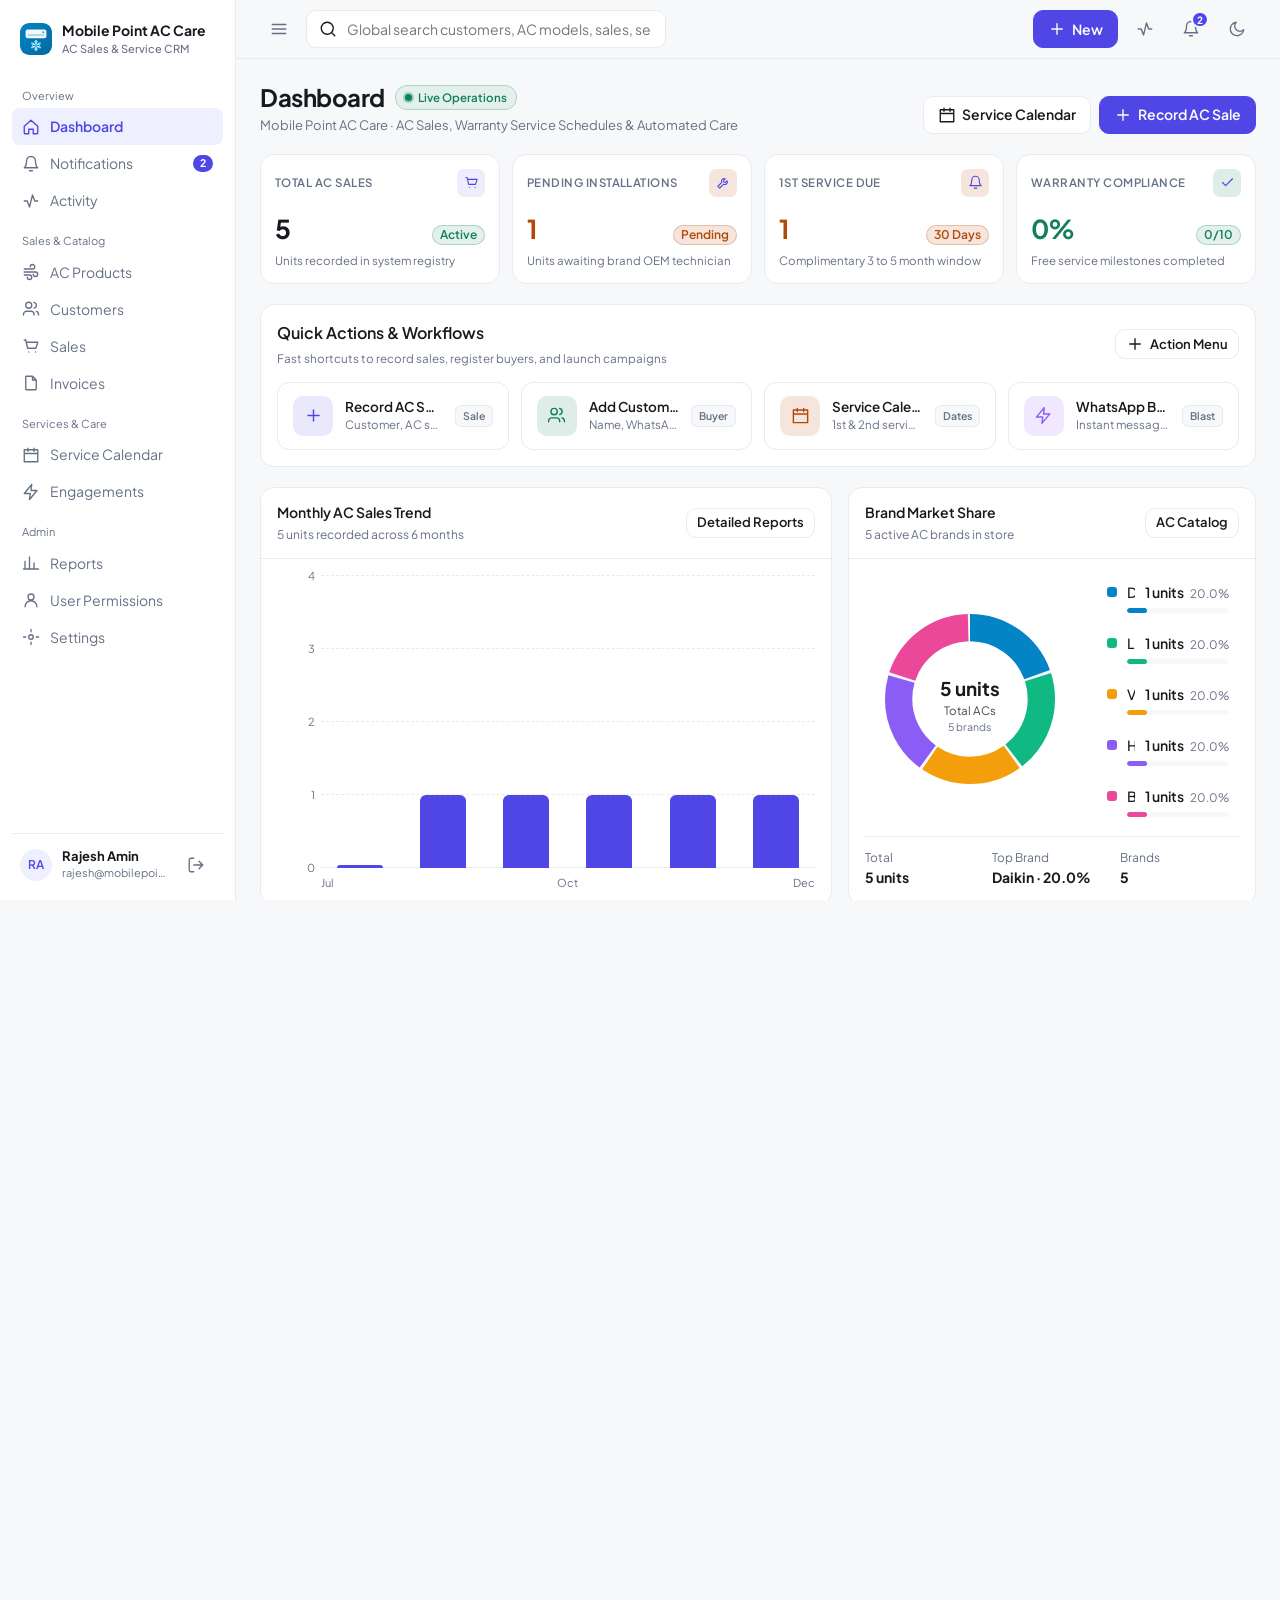
<file: index.html>
<!doctype html>
<html lang="en" data-theme="light">

<head>
    <meta charset="utf-8">
    <meta name="viewport" content="width=device-width, initial-scale=1, viewport-fit=cover">
    <title>Mobile Point AC Care</title>
    <link rel="icon" type="image/svg+xml" href="assets/icon.svg">
    <link rel="preconnect" href="https://fonts.googleapis.com">
    <link rel="preconnect" href="https://fonts.gstatic.com" crossorigin>
    <link href="https://fonts.googleapis.com/css2?family=Plus+Jakarta+Sans:wght@400;500;600;700&display=swap"
        rel="stylesheet">
    <link rel="stylesheet" href="css/style.css?v=7.1">
</head>

<body>
    <div id="login-view" style="display:none"></div>
    <div class="app" id="app">
        <aside class="sd" id="sd" aria-label="Main navigation">
            <div class="logo">
                <img src="assets/icon.svg" alt="Mobile Point" width="32" height="32">
                <div class="lb">Mobile Point AC Care<small>AC Sales & Service CRM</small></div>
                <button class="ib sd-close" data-act="drawer" aria-label="Close navigation" title="Close navigation">×</button>
            </div>
            <nav class="nv" id="nv"></nav>
            <div class="us" id="user-badge">
                <div class="av">RA</div>
                <div class="lb us-info"><b>Rajesh Amin</b>
                    <small>rajesh@mobilepoint.in</small>
                </div><button class="ib lb" data-act="logout" aria-label="Log out" title="Log out"><svg class="i"
                        viewBox="0 0 24 24" fill="none" stroke="currentColor" stroke-width="1.8" stroke-linecap="round">
                        <path d="M9 21H5V3h4M16 17l5-5-5-5M21 12H9" />
                    </svg></button>
            </div>
        </aside>
        <div class="bd" data-act="drawer"></div>
        <div class="mn">
            <header class="top"><button class="ib" data-act="menu" aria-label="Toggle navigation" title="Menu"
                    id="mb"></button>
                <div class="sb gs" id="gsb"></div>
                <div class="sp"></div>
                <button class="btn pri" data-act="new" id="nb"></button><button class="ib" data-act="actd"
                    aria-label="Activity" title="Activity" id="ab"></button><button class="ib" data-act="bell"
                    aria-label="Notifications" title="Notifications" id="bl"></button><button class="ib"
                    data-act="theme" aria-label="Toggle theme" title="Theme" id="th"></button>
            </header>
            <main id="main"></main>
        </div>
    </div>
    <nav class="bn" id="bn" aria-label="Quick navigation"></nav>
    <div class="ts" id="ts" role="status" aria-live="polite"></div>
    <div id="mdl"></div>
    <script src="js/core/icons.js?v=7.1"></script>
    <script src="js/core/utils.js?v=7.1"></script>
    <script src="js/core/state.js?v=7.1"></script>
    <script src="js/modules/dashboard.js?v=7.1"></script>
    <script src="js/modules/customers.js?v=7.1"></script>
    <script src="js/modules/products.js?v=7.1"></script>
    <script src="js/modules/sales.js?v=7.1"></script>
    <script src="js/modules/invoices.js?v=7.1"></script>
    <script src="js/modules/calendar.js?v=7.1"></script>
    <script src="js/modules/notifications.js?v=7.1"></script>
    <script src="js/modules/automations.js?v=7.1"></script>
    <script src="js/modules/reports.js?v=7.1"></script>
    <script src="js/modules/settings.js?v=7.1"></script>
    <script src="js/app.js?v=7.1"></script>
</body>

</html>
</file>
<file: css/style.css>
@import url('base.css');
@import url('layout.css');
@import url('components.css');
@import url('modules/calendar.css');
@import url('modules/notifications.css');
@import url('modules/automations.css');
</file>
